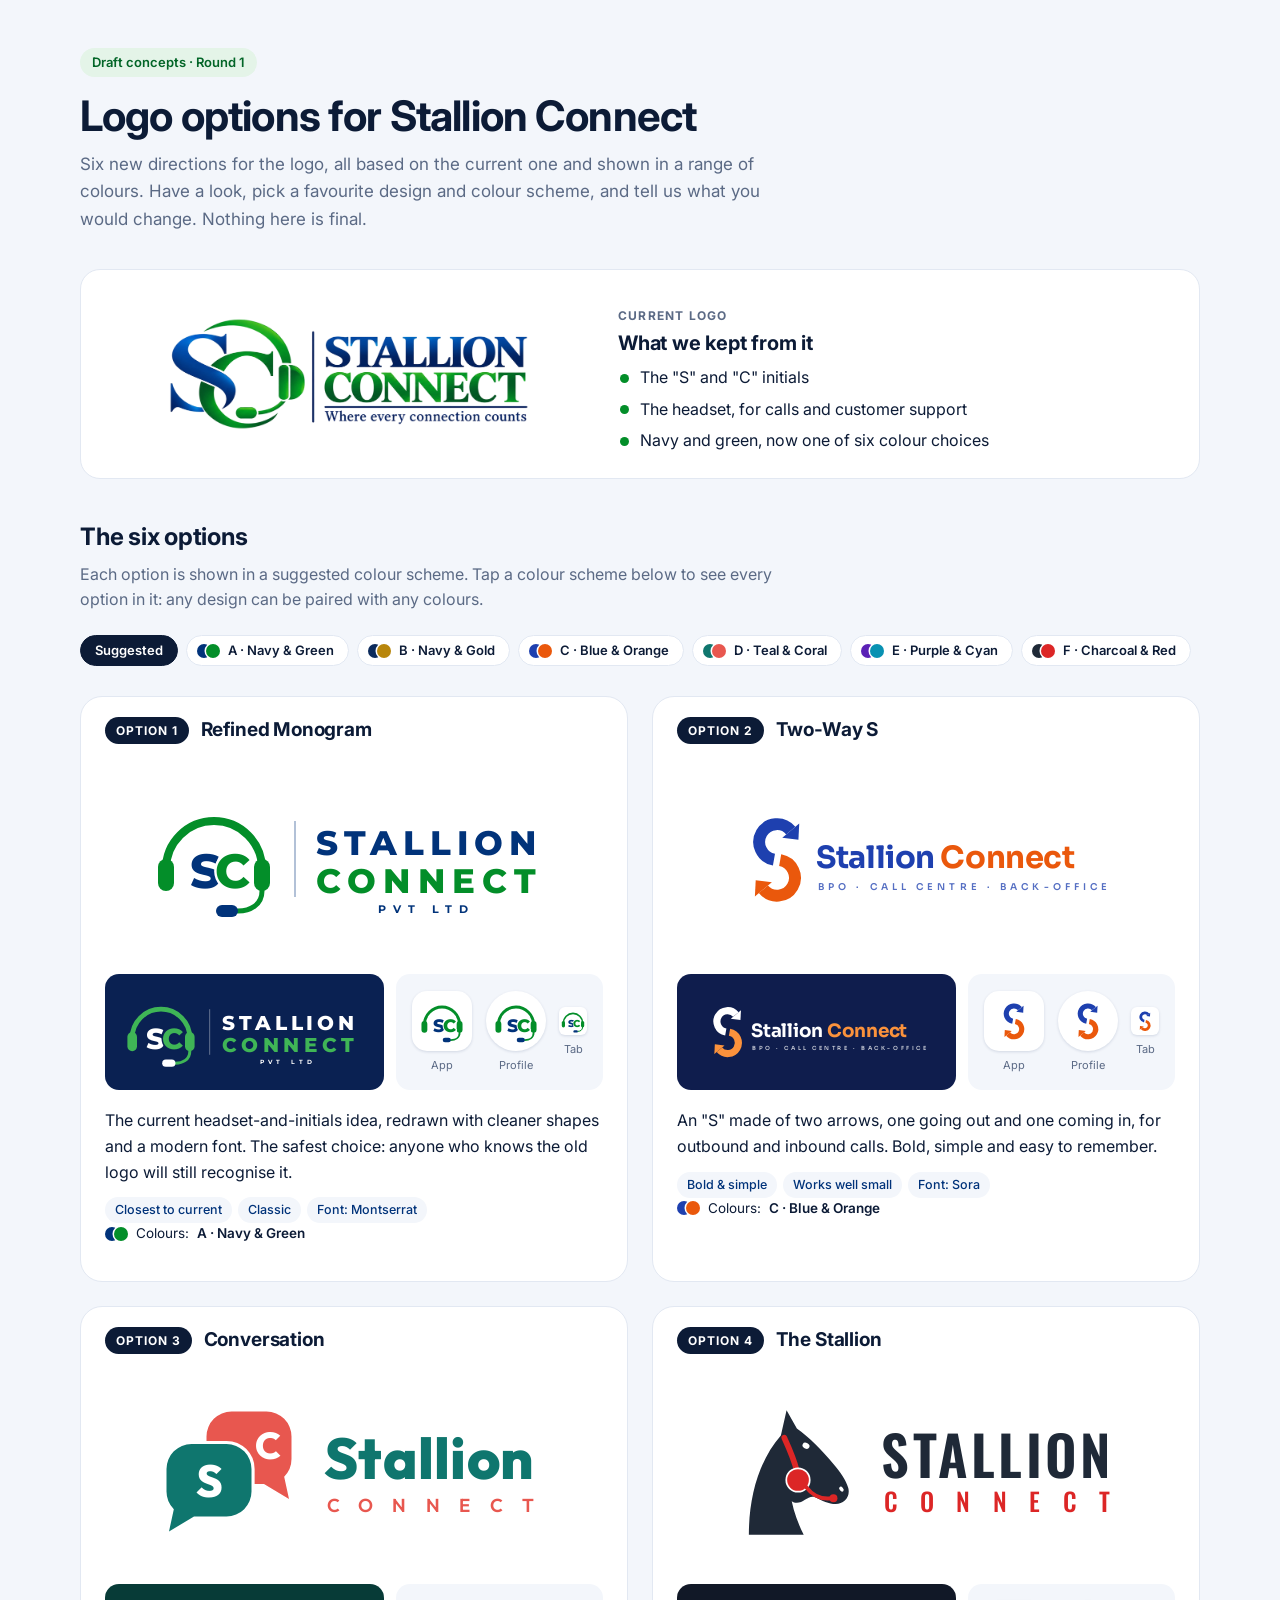
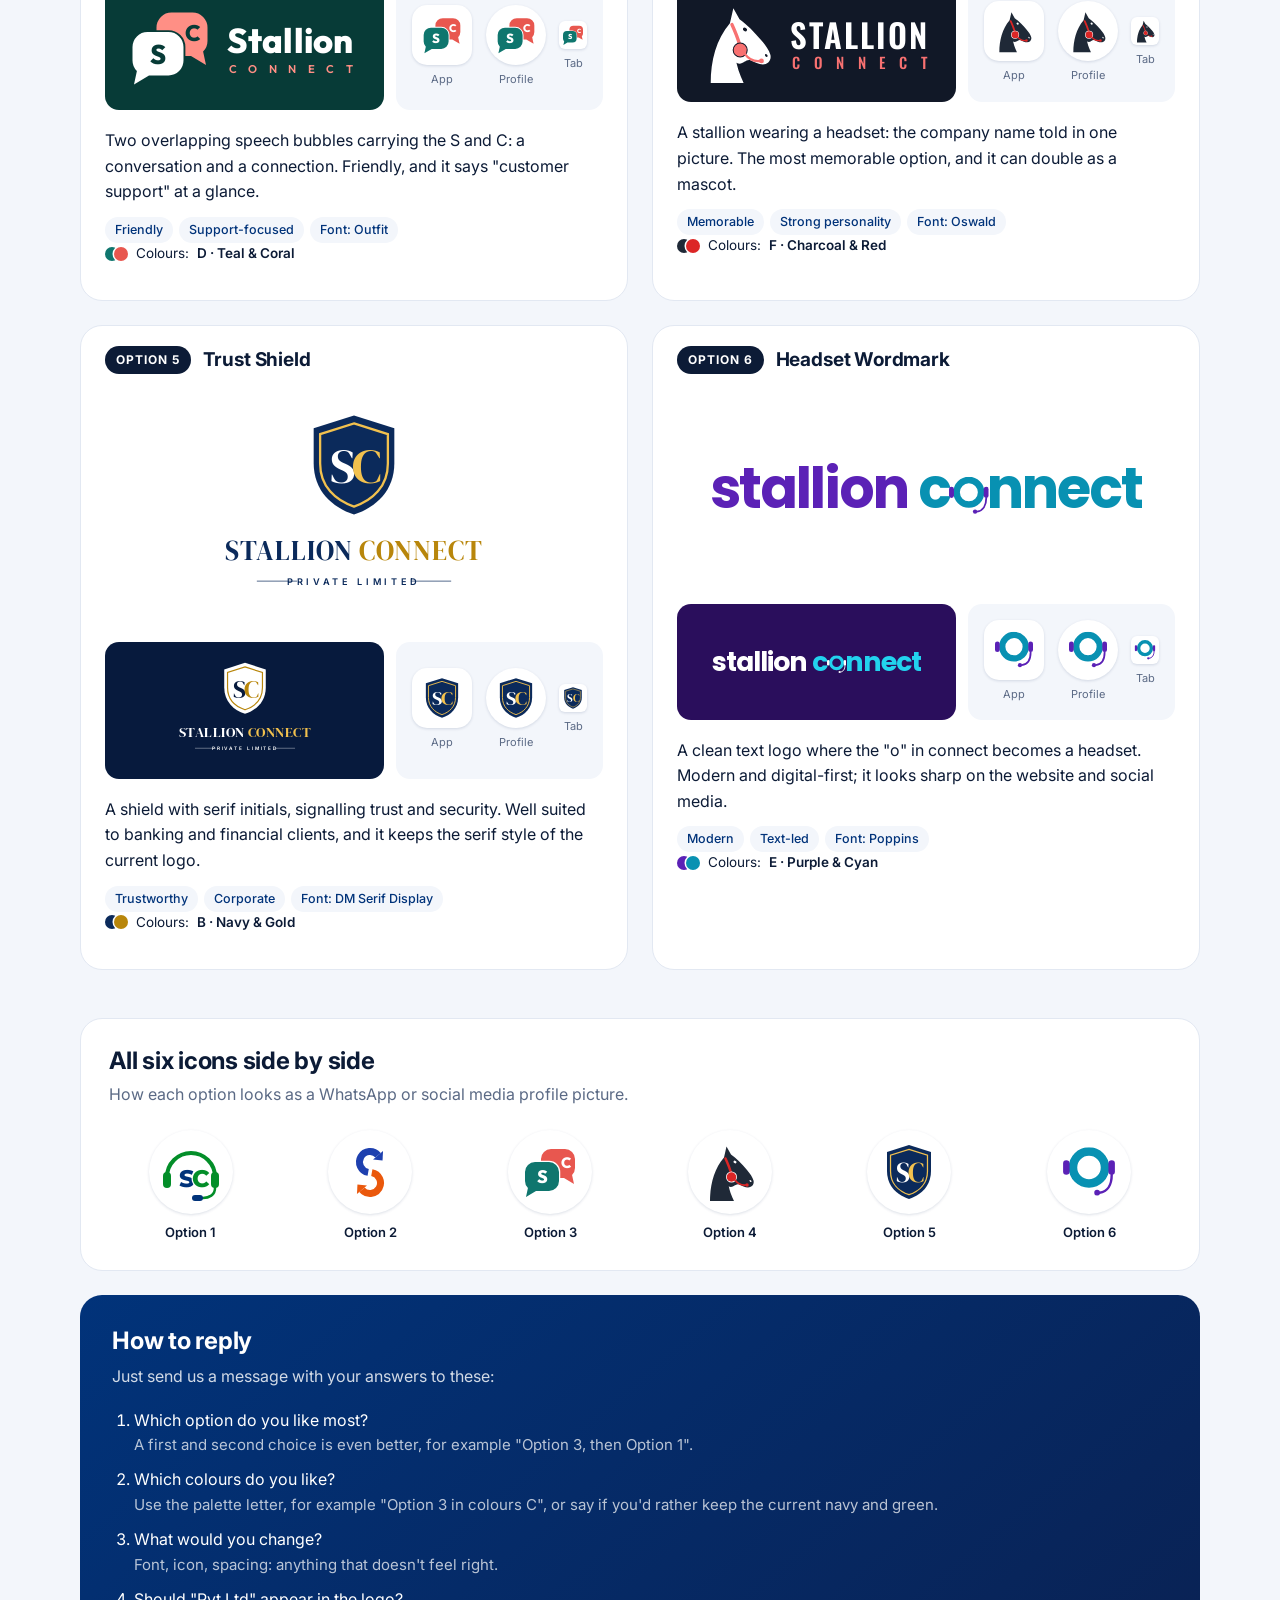
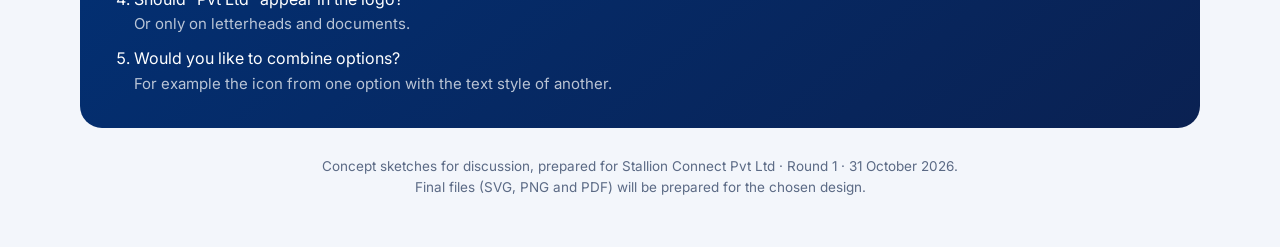
<file: logo-options.html>
<!DOCTYPE html>
<html lang="en">
<head>
  <meta charset="UTF-8">
  <meta name="viewport" content="width=device-width, initial-scale=1">
  <meta name="robots" content="noindex">
  <title>Logo Options · Stallion Connect</title>
  <meta name="description" content="Round 1 logo concepts for Stallion Connect Pvt Ltd.">
  <link rel="icon" href="favicon.ico" sizes="any">
  <link rel="preconnect" href="https://fonts.googleapis.com">
  <link rel="preconnect" href="https://fonts.gstatic.com" crossorigin>
  <link rel="stylesheet" href="https://fonts.googleapis.com/css2?family=DM+Serif+Display&amp;family=Inter:wght@400;500;600;700&amp;family=Montserrat:wght@700;800&amp;family=Oswald:wght@500;600&amp;family=Outfit:wght@600;800&amp;family=Poppins:wght@700&amp;family=Sora:wght@600;700&amp;display=swap">
  <style>
    :root {
      --ink: #0c1b36;
      --text: #33415c;
      --muted: #5b6a85;
      --line: #e2e8f2;
      --page: #f3f6fb;
      --navy: #01337a;
      --navy-deep: #0a2152;
      --green: #038e29;
      --green-soft: #e4f4e8;
    }

    /* Colour palettes: --p main colour, --a accent, --ab brighter accent, --deep dark background */
    :root, .pal-a { --p: #01337a; --a: #038e29; --ab: #3fb556; --deep: #0a2152; }
    .pal-b { --p: #0b2a5b; --a: #b8860b; --ab: #f2c14e; --deep: #071a3d; }
    .pal-c { --p: #1e40af; --a: #ea580c; --ab: #fb923c; --deep: #0f1d4d; }
    .pal-d { --p: #0f766e; --a: #e8574f; --ab: #ff8f85; --deep: #073b37; }
    .pal-e { --p: #5b21b6; --a: #0891b2; --ab: #22d3ee; --deep: #2a0e5c; }
    .pal-f { --p: #1f2937; --a: #dc2626; --ab: #f87171; --deep: #111827; }

    /* Logo colour sets: every logo reads --n, --g, --gk, --bg and --k, built from the palette above */
    .light { --n: var(--p); --g: var(--a); --gk: var(--ab); --bg: #fff; --k: #fff; }
    .dark { --n: #fff; --g: var(--ab); --gk: var(--a); --bg: var(--deep); --k: var(--deep); }

    * { box-sizing: border-box; }
    body {
      margin: 0;
      background: var(--page);
      color: var(--text);
      font: 16px/1.6 Inter, system-ui, -apple-system, "Segoe UI", Roboto, sans-serif;
      -webkit-font-smoothing: antialiased;
    }
    h1, h2, h3 { margin: 0; color: var(--ink); line-height: 1.2; letter-spacing: -0.01em; }
    svg { display: block; }
    .wrap { width: min(100% - 32px, 1120px); margin-inline: auto; }

    /* Intro */
    .top { padding: 48px 0 8px; }
    .pill {
      display: inline-block;
      padding: 4px 12px;
      border-radius: 999px;
      background: var(--green-soft);
      color: #026527;
      font-size: 13px;
      font-weight: 600;
    }
    .top h1 { margin: 14px 0 10px; font-size: clamp(28px, 4.2vw, 42px); letter-spacing: -0.02em; }
    .top p { max-width: 66ch; margin: 0; font-size: 17px; color: var(--muted); }

    .current {
      display: grid;
      grid-template-columns: minmax(0, 1fr) minmax(0, 1.15fr);
      gap: 28px;
      align-items: center;
      margin: 28px 0 44px;
      padding: 24px 28px;
      background: #fff;
      border: 1px solid var(--line);
      border-radius: 20px;
    }
    .current img { width: 100%; max-width: 360px; height: auto; margin-inline: auto; }
    .label { margin-bottom: 6px; font-size: 12px; font-weight: 700; letter-spacing: .1em; text-transform: uppercase; color: var(--muted); }
    .current h2 { margin-bottom: 10px; font-size: 20px; }
    .kept { display: grid; gap: 6px; margin: 0; padding: 0; list-style: none; }
    .kept li { position: relative; padding-left: 22px; color: var(--ink); }
    .kept li::before {
      content: "";
      position: absolute;
      top: .55em;
      left: 2px;
      width: 9px;
      height: 9px;
      border-radius: 50%;
      background: var(--green);
    }

    /* Option cards */
    .section-title { margin: 0 0 18px; font-size: 24px; }
    .options { display: grid; grid-template-columns: repeat(2, minmax(0, 1fr)); gap: 24px; }

    .option {
      display: flex;
      flex-direction: column;
      overflow: hidden;
      background: #fff;
      border: 1px solid var(--line);
      border-radius: 22px;
      scroll-margin-top: 72px; /* clears the sticky colour bar */
    }
    .option-head { display: flex; align-items: center; gap: 12px; padding: 20px 24px 0; }
    .num {
      flex: none;
      padding: 4px 11px;
      border-radius: 999px;
      background: var(--ink);
      color: #fff;
      font-size: 12px;
      font-weight: 700;
      letter-spacing: .08em;
      text-transform: uppercase;
    }
    .option-head h2 { font-size: 19px; }

    .stage { display: grid; place-items: center; container-type: inline-size; }
    .stage.dark { background: var(--bg); }
    .stage.main { min-height: 230px; padding: 36px 32px; }
    .stage.main svg { width: 100%; max-width: 400px; height: auto; }
    .stage.main svg.tall { max-width: 330px; }

    .variants { display: grid; grid-template-columns: minmax(0, 1.35fr) minmax(0, 1fr); gap: 12px; padding: 0 24px; }
    .variants .stage { min-height: 116px; padding: 18px; border-radius: 14px; }
    .variants .stage svg { width: 100%; max-width: 240px; height: auto; }
    .variants .stage svg.tall { max-width: 170px; }

    .icons {
      display: flex;
      align-items: center;
      justify-content: space-evenly;
      gap: 10px;
      padding: 12px;
      background: var(--page);
      border-radius: 14px;
    }
    .icon-demo { display: grid; justify-items: center; gap: 6px; font-size: 11px; color: var(--muted); }
    .tile { display: grid; place-items: center; background: #fff; box-shadow: 0 1px 3px rgb(10 33 82 / .14); }
    .tile.app { width: 60px; height: 60px; padding: 8px; border-radius: 15px; }
    .tile.dp { width: 60px; height: 60px; padding: 8px; border-radius: 50%; }
    .tile.fav { width: 28px; height: 28px; padding: 2px; border-radius: 6px; }
    .tile svg { width: 100%; height: 100%; }

    .desc { padding: 18px 24px 24px; }
    .desc p { margin: 0 0 12px; color: var(--ink); }
    .tags { display: flex; flex-wrap: wrap; gap: 6px; margin: 0; padding: 0; list-style: none; }
    .tags li { padding: 3px 10px; border-radius: 999px; background: var(--page); color: var(--navy); font-size: 12.5px; font-weight: 500; }
    .pal-note { display: flex; align-items: center; gap: 8px; margin: 14px 0 0; font-size: 13.5px; color: var(--muted); }
    .pal-note strong { font-weight: 600; color: var(--ink); }

    /* Colour switcher */
    .palette-intro { max-width: 70ch; margin: -8px 0 12px; color: var(--muted); }
    .palette-bar {
      position: sticky;
      top: 0;
      z-index: 10;
      display: flex;
      gap: 8px;
      margin: 0 0 20px;
      padding: 10px 0;
      overflow-x: auto;
      background: rgb(243 246 251 / .94);
      -webkit-backdrop-filter: blur(8px);
      backdrop-filter: blur(8px);
      scrollbar-width: none;
    }
    .palette-bar::-webkit-scrollbar { display: none; }
    .palette-bar button {
      display: inline-flex;
      flex: none;
      align-items: center;
      gap: 8px;
      padding: 7px 14px 7px 10px;
      border: 1px solid var(--line);
      border-radius: 999px;
      background: #fff;
      color: var(--ink);
      font: 600 13px/1.2 Inter, system-ui, sans-serif;
      white-space: nowrap;
      cursor: pointer;
    }
    .palette-bar button:first-child { padding-left: 14px; }
    .palette-bar button:hover { border-color: var(--ink); }
    .palette-bar button:focus-visible { outline: 3px solid var(--green); outline-offset: 2px; }
    .palette-bar button[aria-pressed="true"] { border-color: var(--ink); background: var(--ink); color: #fff; }

    /* Two-dot swatch showing the palette's main colour and accent */
    .sw { display: inline-flex; flex: none; }
    .sw::before, .sw::after { content: ""; width: 14px; height: 14px; border-radius: 50%; background: var(--p); box-shadow: 0 0 0 1.5px #fff; }
    .sw::after { margin-left: -5px; background: var(--a); }

    /* Option 6 is a typed wordmark, so it is built in HTML */
    .wm6 {
      display: flex;
      align-items: baseline;
      font-family: Poppins, sans-serif;
      font-weight: 700;
      font-size: 11.5cqi;
      line-height: 1;
      letter-spacing: -0.035em;
      white-space: nowrap;
    }
    .wm6 .n { color: var(--n); }
    .wm6 .g { color: var(--g); }
    /* Ring = 100 of 122 units tall = 0.56em (x-height); shifted down so the ring, not the mic, sits on the baseline */
    .stage .wm6 .o { display: inline-block; width: .717em; max-width: none; height: .683em; margin: 0 -.025em; transform: translateY(.123em); }
    .variants .wm6 { font-size: 11cqi; }

    /* Comparison */
    .compare { margin: 48px 0 0; padding: 28px; background: #fff; border: 1px solid var(--line); border-radius: 22px; }
    .compare > p { margin: 6px 0 22px; color: var(--muted); }
    .dp-row { display: grid; grid-template-columns: repeat(6, minmax(0, 1fr)); gap: 16px; }
    .dp-row figure { display: grid; justify-items: center; gap: 8px; margin: 0; }
    .dp-row .tile.dp { width: 84px; height: 84px; padding: 12px; }
    .dp-row figcaption { font-size: 13px; font-weight: 600; color: var(--ink); }

    /* Feedback */
    .feedback {
      margin: 24px 0 0;
      padding: 32px;
      border-radius: 22px;
      background: linear-gradient(140deg, var(--navy) 0%, var(--navy-deep) 100%);
      color: rgb(255 255 255 / .82);
    }
    .feedback h2 { color: #fff; font-size: 24px; }
    .feedback > p { margin: 8px 0 18px; }
    .feedback ol { display: grid; gap: 10px; margin: 0; padding-left: 22px; }
    .feedback li { color: #fff; }
    .feedback li span { display: block; color: rgb(255 255 255 / .72); font-size: 15px; }

    footer { padding: 28px 0 48px; font-size: 13.5px; color: var(--muted); text-align: center; }

    @media (max-width: 900px) {
      .options { grid-template-columns: minmax(0, 1fr); }
      .current { grid-template-columns: minmax(0, 1fr); }
    }
    @media (max-width: 560px) {
      .top { padding-top: 32px; }
      .stage.main { min-height: 180px; padding: 28px 20px; }
      .option-head, .desc { padding-inline: 18px; }
      .variants { grid-template-columns: minmax(0, 1fr); padding: 0 18px; }
      .dp-row { grid-template-columns: repeat(3, minmax(0, 1fr)); }
      .compare, .feedback { padding: 22px 18px; }
    }
  </style>
</head>
<body>
  <!-- Logo artwork. Each logo is a symbol that reads its colours from the
       --n (navy part), --g (green part), --bg (background) and --k (cut-out) variables. -->
  <svg width="0" height="0" style="position:absolute" aria-hidden="true">
    <defs>
      <!-- Option 1: refined monogram -->
      <symbol id="o1-icon" viewBox="0 0 120 120">
        <path d="M12 70A48 48 0 0 1 108 70" fill="none" stroke-width="8" stroke-linecap="round" style="stroke:var(--g)"/>
        <rect x="4" y="60" width="16" height="32" rx="8" style="fill:var(--g)"/>
        <rect x="100" y="60" width="16" height="32" rx="8" style="fill:var(--g)"/>
        <path d="M108 92C108 106 96 112 84 112" fill="none" stroke-width="5" stroke-linecap="round" style="stroke:var(--g)"/>
        <rect x="62" y="106" width="22" height="12" rx="6" style="fill:var(--n)"/>
        <text x="63" y="89" text-anchor="middle" font-family="Montserrat" font-weight="800" font-size="48" letter-spacing="-6" stroke-width="5" paint-order="stroke" style="stroke:var(--bg)"><tspan style="fill:var(--n)">S</tspan><tspan style="fill:var(--g)">C</tspan></text>
      </symbol>
      <symbol id="o1-logo" viewBox="0 0 400 120">
        <use href="#o1-icon" width="120" height="120"/>
        <rect x="140" y="22" width="2" height="76" opacity=".3" style="fill:var(--n)"/>
        <text x="162" y="56" font-family="Montserrat" font-weight="800" font-size="34" textLength="220" lengthAdjust="spacing" style="fill:var(--n)">STALLION</text>
        <text x="162" y="94" font-family="Montserrat" font-weight="800" font-size="34" textLength="220" lengthAdjust="spacing" style="fill:var(--g)">CONNECT</text>
        <text x="272" y="114" text-anchor="middle" font-family="Montserrat" font-weight="700" font-size="10.5" letter-spacing="7" style="fill:var(--n)">PVT LTD</text>
      </symbol>

      <!-- Option 2: two-way S (inbound and outbound arrows) -->
      <symbol id="o2-icon" viewBox="0 0 120 120">
        <path d="M76.09 26.5A21 21 0 1 0 56.35 60.68" fill="none" stroke-width="14" style="stroke:var(--n)"/>
        <path d="M63.65 61.32A21 21 0 1 1 43.91 95.5" fill="none" stroke-width="14" style="stroke:var(--g)"/>
        <path d="M85.09 37.22 66.13 34.86 86.05 18.14Z" style="fill:var(--n)"/>
        <path d="M34.91 84.78 53.87 87.14 33.95 103.86Z" style="fill:var(--g)"/>
      </symbol>
      <symbol id="o2-logo" viewBox="0 0 470 120">
        <use href="#o2-icon" width="120" height="120"/>
        <text x="106" y="70" font-family="Sora" font-weight="700" font-size="36" letter-spacing="-0.5"><tspan style="fill:var(--n)">Stallion</tspan><tspan style="fill:var(--g)"> Connect</tspan></text>
        <text x="108" y="96" font-family="Sora" font-weight="600" font-size="11" textLength="340" lengthAdjust="spacing" opacity=".75" style="fill:var(--n)">BPO · CALL CENTRE · BACK-OFFICE</text>
      </symbol>

      <!-- Option 3: conversation bubbles -->
      <symbol id="o3-icon" viewBox="0 0 120 120">
        <path d="M62 14H90A20 20 0 0 1 110 34V52A20 20 0 0 1 104.14 66.14L108 84L88 72H62A20 20 0 0 1 42 52V34A20 20 0 0 1 62 14Z" style="fill:var(--g)"/>
        <text x="91" y="52" text-anchor="middle" font-family="Outfit" font-weight="800" font-size="30" style="fill:var(--k)">C</text>
        <path d="M30 40H58A20 20 0 0 1 78 60V78A20 20 0 0 1 58 98H32L12 110L15.86 92.14A20 20 0 0 1 10 78V60A20 20 0 0 1 30 40Z" stroke-width="5" stroke-linejoin="round" paint-order="stroke" style="fill:var(--n);stroke:var(--bg)"/>
        <text x="44" y="82" text-anchor="middle" font-family="Outfit" font-weight="800" font-size="36" style="fill:var(--k)">S</text>
      </symbol>
      <symbol id="o3-logo" viewBox="0 0 320 120">
        <use href="#o3-icon" width="120" height="120"/>
        <text x="136" y="68" font-family="Outfit" font-weight="800" font-size="46" textLength="168" lengthAdjust="spacing" style="fill:var(--n)">Stallion</text>
        <text x="138" y="94" font-family="Outfit" font-weight="600" font-size="15" textLength="166" lengthAdjust="spacing" style="fill:var(--g)">CONNECT</text>
      </symbol>

      <!-- Option 4: stallion with headset -->
      <symbol id="o4-icon" viewBox="0 0 120 120">
        <path d="M20 118C20 86 28 54 48 31L53 9L62 25C72 32 84 44 94 56C100 63 105 70 107 77C109 85 103 91 96 91C90 91 84 88 78 85C72 83 68 90 62 90C56 90 54 84 56 80C58 94 62 106 68 118Z" style="fill:var(--n)"/>
        <ellipse cx="70" cy="40" rx="3.2" ry="2.5" transform="rotate(30 70 40)" style="fill:var(--k)"/>
        <ellipse cx="101" cy="78" rx="2.4" ry="1.6" transform="rotate(50 101 78)" style="fill:var(--k)"/>
        <path d="M51 33C56 44 60 54 62 62" fill="none" stroke-width="5" stroke-linecap="round" style="stroke:var(--g)"/>
        <circle cx="63" cy="70" r="9.5" stroke-width="3" paint-order="stroke" style="fill:var(--g);stroke:var(--bg)"/>
        <path d="M70 76C76 84 84 87 92 86" fill="none" stroke-width="3.5" stroke-linecap="round" style="stroke:var(--g)"/>
        <circle cx="94" cy="86" r="3.5" style="fill:var(--g)"/>
      </symbol>
      <symbol id="o4-logo" viewBox="0 0 350 120">
        <use href="#o4-icon" width="120" height="120"/>
        <text x="136" y="68" font-family="Oswald" font-weight="600" font-size="48" textLength="200" lengthAdjust="spacing" style="fill:var(--n)">STALLION</text>
        <text x="138" y="98" font-family="Oswald" font-weight="500" font-size="22" textLength="198" lengthAdjust="spacing" style="fill:var(--g)">CONNECT</text>
      </symbol>

      <!-- Option 5: trust shield (vertical layout) -->
      <symbol id="o5-icon" viewBox="0 0 120 120">
        <path d="M60 6L104 20V58C104 88 84 106 60 114C36 106 16 88 16 58V20Z" style="fill:var(--n)"/>
        <path d="M60 6L104 20V58C104 88 84 106 60 114C36 106 16 88 16 58V20Z" fill="none" stroke-width="3" transform="translate(60 60) scale(.84) translate(-60 -60)" style="stroke:var(--gk)"/>
        <text x="60" y="80" text-anchor="middle" font-family="DM Serif Display" font-size="54" letter-spacing="-4"><tspan style="fill:var(--k)">S</tspan><tspan style="fill:var(--gk)">C</tspan></text>
      </symbol>
      <symbol id="o5-logo" viewBox="0 0 360 214">
        <use href="#o5-icon" x="120" width="120" height="120"/>
        <text x="180" y="164" text-anchor="middle" font-family="DM Serif Display" font-size="30" letter-spacing="1"><tspan style="fill:var(--n)">STALLION</tspan><tspan style="fill:var(--g)"> CONNECT</tspan></text>
        <rect x="74" y="186" width="44" height="1.5" opacity=".5" style="fill:var(--n)"/>
        <rect x="242" y="186" width="44" height="1.5" opacity=".5" style="fill:var(--n)"/>
        <text x="180" y="191" text-anchor="middle" font-family="Inter" font-weight="600" font-size="10" letter-spacing="4" style="fill:var(--n)">PRIVATE LIMITED</text>
      </symbol>

      <!-- Option 6: headset "o". The ring (0–100) matches Poppins Bold's x-height and stroke;
           the wordmark itself is HTML text -->
      <symbol id="o6-o" viewBox="-14 0 128 122">
        <circle cx="50" cy="50" r="39.5" fill="none" stroke-width="21" style="stroke:var(--g)"/>
        <rect x="-14" y="32" width="16" height="36" rx="8" style="fill:var(--n)"/>
        <rect x="98" y="32" width="16" height="36" rx="8" style="fill:var(--n)"/>
        <path d="M106 68C106 92 96 110 76 112" fill="none" stroke-width="6" stroke-linecap="round" style="stroke:var(--n)"/>
        <circle cx="70" cy="112" r="7" style="fill:var(--n)"/>
      </symbol>
      <symbol id="o6-icon" viewBox="-24 -13 148 148">
        <use href="#o6-o" x="-14" width="128" height="122"/>
      </symbol>
    </defs>
  </svg>

  <header class="top wrap">
    <span class="pill">Draft concepts · Round 1</span>
    <h1>Logo options for Stallion Connect</h1>
    <p>Six new directions for the logo, all based on the current one and shown in a range of colours. Have a look, pick a favourite design and colour scheme, and tell us what you would change. Nothing here is final.</p>
  </header>

  <main class="wrap">
    <section class="current" aria-labelledby="current-title">
      <img src="assets/img/logo.png" alt="Current Stallion Connect logo" width="490" height="150">
      <div>
        <p class="label">Current logo</p>
        <h2 id="current-title">What we kept from it</h2>
        <ul class="kept">
          <li>The "S" and "C" initials</li>
          <li>The headset, for calls and customer support</li>
          <li>Navy and green, now one of six colour choices</li>
        </ul>
      </div>
    </section>

    <h2 class="section-title">The six options</h2>
    <p class="palette-intro">Each option is shown in a suggested colour scheme. Tap a colour scheme below to see every option in it: any design can be paired with any colours.</p>
    <div class="palette-bar" role="group" aria-label="Colour schemes">
      <button type="button" data-pal="" aria-pressed="true">Suggested</button>
      <button type="button" class="pal-a" data-pal="a" aria-pressed="false"><span class="sw"></span>A · Navy &amp; Green</button>
      <button type="button" class="pal-b" data-pal="b" aria-pressed="false"><span class="sw"></span>B · Navy &amp; Gold</button>
      <button type="button" class="pal-c" data-pal="c" aria-pressed="false"><span class="sw"></span>C · Blue &amp; Orange</button>
      <button type="button" class="pal-d" data-pal="d" aria-pressed="false"><span class="sw"></span>D · Teal &amp; Coral</button>
      <button type="button" class="pal-e" data-pal="e" aria-pressed="false"><span class="sw"></span>E · Purple &amp; Cyan</button>
      <button type="button" class="pal-f" data-pal="f" aria-pressed="false"><span class="sw"></span>F · Charcoal &amp; Red</button>
    </div>
    <div class="options">

      <!-- Option 1 -->
      <article class="option pal-a" id="option-1" data-pal-default="a">
        <div class="option-head"><span class="num">Option 1</span><h2>Refined Monogram</h2></div>
        <div class="stage main light"><svg viewBox="0 0 400 120" role="img" aria-label="Option 1 logo"><use href="#o1-logo" width="400" height="120"/></svg></div>
        <div class="variants">
          <div class="stage dark"><svg viewBox="0 0 400 120" aria-hidden="true"><use href="#o1-logo" width="400" height="120"/></svg></div>
          <div class="icons light">
            <div class="icon-demo"><div class="tile app"><svg viewBox="0 0 120 120"><use href="#o1-icon" width="120" height="120"/></svg></div>App</div>
            <div class="icon-demo"><div class="tile dp"><svg viewBox="0 0 120 120"><use href="#o1-icon" width="120" height="120"/></svg></div>Profile</div>
            <div class="icon-demo"><div class="tile fav"><svg viewBox="0 0 120 120"><use href="#o1-icon" width="120" height="120"/></svg></div>Tab</div>
          </div>
        </div>
        <div class="desc">
          <p>The current headset-and-initials idea, redrawn with cleaner shapes and a modern font. The safest choice: anyone who knows the old logo will still recognise it.</p>
          <ul class="tags"><li>Closest to current</li><li>Classic</li><li>Font: Montserrat</li></ul>
          <p class="pal-note"><span class="sw"></span>Colours: <strong class="pal-name">A · Navy &amp; Green</strong></p>
        </div>
      </article>

      <!-- Option 2 -->
      <article class="option pal-c" id="option-2" data-pal-default="c">
        <div class="option-head"><span class="num">Option 2</span><h2>Two-Way S</h2></div>
        <div class="stage main light"><svg viewBox="0 0 470 120" role="img" aria-label="Option 2 logo"><use href="#o2-logo" width="470" height="120"/></svg></div>
        <div class="variants">
          <div class="stage dark"><svg viewBox="0 0 470 120" aria-hidden="true"><use href="#o2-logo" width="470" height="120"/></svg></div>
          <div class="icons light">
            <div class="icon-demo"><div class="tile app"><svg viewBox="0 0 120 120"><use href="#o2-icon" width="120" height="120"/></svg></div>App</div>
            <div class="icon-demo"><div class="tile dp"><svg viewBox="0 0 120 120"><use href="#o2-icon" width="120" height="120"/></svg></div>Profile</div>
            <div class="icon-demo"><div class="tile fav"><svg viewBox="0 0 120 120"><use href="#o2-icon" width="120" height="120"/></svg></div>Tab</div>
          </div>
        </div>
        <div class="desc">
          <p>An "S" made of two arrows, one going out and one coming in, for outbound and inbound calls. Bold, simple and easy to remember.</p>
          <ul class="tags"><li>Bold &amp; simple</li><li>Works well small</li><li>Font: Sora</li></ul>
          <p class="pal-note"><span class="sw"></span>Colours: <strong class="pal-name">C · Blue &amp; Orange</strong></p>
        </div>
      </article>

      <!-- Option 3 -->
      <article class="option pal-d" id="option-3" data-pal-default="d">
        <div class="option-head"><span class="num">Option 3</span><h2>Conversation</h2></div>
        <div class="stage main light"><svg viewBox="0 0 320 120" role="img" aria-label="Option 3 logo"><use href="#o3-logo" width="320" height="120"/></svg></div>
        <div class="variants">
          <div class="stage dark"><svg viewBox="0 0 320 120" aria-hidden="true"><use href="#o3-logo" width="320" height="120"/></svg></div>
          <div class="icons light">
            <div class="icon-demo"><div class="tile app"><svg viewBox="0 0 120 120"><use href="#o3-icon" width="120" height="120"/></svg></div>App</div>
            <div class="icon-demo"><div class="tile dp"><svg viewBox="0 0 120 120"><use href="#o3-icon" width="120" height="120"/></svg></div>Profile</div>
            <div class="icon-demo"><div class="tile fav"><svg viewBox="0 0 120 120"><use href="#o3-icon" width="120" height="120"/></svg></div>Tab</div>
          </div>
        </div>
        <div class="desc">
          <p>Two overlapping speech bubbles carrying the S and C: a conversation and a connection. Friendly, and it says "customer support" at a glance.</p>
          <ul class="tags"><li>Friendly</li><li>Support-focused</li><li>Font: Outfit</li></ul>
          <p class="pal-note"><span class="sw"></span>Colours: <strong class="pal-name">D · Teal &amp; Coral</strong></p>
        </div>
      </article>

      <!-- Option 4 -->
      <article class="option pal-f" id="option-4" data-pal-default="f">
        <div class="option-head"><span class="num">Option 4</span><h2>The Stallion</h2></div>
        <div class="stage main light"><svg viewBox="0 0 350 120" role="img" aria-label="Option 4 logo"><use href="#o4-logo" width="350" height="120"/></svg></div>
        <div class="variants">
          <div class="stage dark"><svg viewBox="0 0 350 120" aria-hidden="true"><use href="#o4-logo" width="350" height="120"/></svg></div>
          <div class="icons light">
            <div class="icon-demo"><div class="tile app"><svg viewBox="0 0 120 120"><use href="#o4-icon" width="120" height="120"/></svg></div>App</div>
            <div class="icon-demo"><div class="tile dp"><svg viewBox="0 0 120 120"><use href="#o4-icon" width="120" height="120"/></svg></div>Profile</div>
            <div class="icon-demo"><div class="tile fav"><svg viewBox="0 0 120 120"><use href="#o4-icon" width="120" height="120"/></svg></div>Tab</div>
          </div>
        </div>
        <div class="desc">
          <p>A stallion wearing a headset: the company name told in one picture. The most memorable option, and it can double as a mascot.</p>
          <ul class="tags"><li>Memorable</li><li>Strong personality</li><li>Font: Oswald</li></ul>
          <p class="pal-note"><span class="sw"></span>Colours: <strong class="pal-name">F · Charcoal &amp; Red</strong></p>
        </div>
      </article>

      <!-- Option 5 -->
      <article class="option pal-b" id="option-5" data-pal-default="b">
        <div class="option-head"><span class="num">Option 5</span><h2>Trust Shield</h2></div>
        <div class="stage main light"><svg class="tall" viewBox="0 0 360 214" role="img" aria-label="Option 5 logo"><use href="#o5-logo" width="360" height="214"/></svg></div>
        <div class="variants">
          <div class="stage dark"><svg class="tall" viewBox="0 0 360 214" aria-hidden="true"><use href="#o5-logo" width="360" height="214"/></svg></div>
          <div class="icons light">
            <div class="icon-demo"><div class="tile app"><svg viewBox="0 0 120 120"><use href="#o5-icon" width="120" height="120"/></svg></div>App</div>
            <div class="icon-demo"><div class="tile dp"><svg viewBox="0 0 120 120"><use href="#o5-icon" width="120" height="120"/></svg></div>Profile</div>
            <div class="icon-demo"><div class="tile fav"><svg viewBox="0 0 120 120"><use href="#o5-icon" width="120" height="120"/></svg></div>Tab</div>
          </div>
        </div>
        <div class="desc">
          <p>A shield with serif initials, signalling trust and security. Well suited to banking and financial clients, and it keeps the serif style of the current logo.</p>
          <ul class="tags"><li>Trustworthy</li><li>Corporate</li><li>Font: DM Serif Display</li></ul>
          <p class="pal-note"><span class="sw"></span>Colours: <strong class="pal-name">B · Navy &amp; Gold</strong></p>
        </div>
      </article>

      <!-- Option 6 -->
      <article class="option pal-e" id="option-6" data-pal-default="e">
        <div class="option-head"><span class="num">Option 6</span><h2>Headset Wordmark</h2></div>
        <div class="stage main light">
          <div class="wm6" role="img" aria-label="Option 6 logo: stallion connect"><span class="n">stallion</span>&nbsp;<span class="g">c</span><svg class="o" viewBox="-14 0 128 122" aria-hidden="true"><use href="#o6-o" x="-14" width="128" height="122"/></svg><span class="g">nnect</span></div>
        </div>
        <div class="variants">
          <div class="stage dark">
            <div class="wm6" aria-hidden="true"><span class="n">stallion</span>&nbsp;<span class="g">c</span><svg class="o" viewBox="-14 0 128 122"><use href="#o6-o" x="-14" width="128" height="122"/></svg><span class="g">nnect</span></div>
          </div>
          <div class="icons light">
            <div class="icon-demo"><div class="tile app"><svg viewBox="0 0 120 120"><use href="#o6-icon" width="120" height="120"/></svg></div>App</div>
            <div class="icon-demo"><div class="tile dp"><svg viewBox="0 0 120 120"><use href="#o6-icon" width="120" height="120"/></svg></div>Profile</div>
            <div class="icon-demo"><div class="tile fav"><svg viewBox="0 0 120 120"><use href="#o6-icon" width="120" height="120"/></svg></div>Tab</div>
          </div>
        </div>
        <div class="desc">
          <p>A clean text logo where the "o" in connect becomes a headset. Modern and digital-first; it looks sharp on the website and social media.</p>
          <ul class="tags"><li>Modern</li><li>Text-led</li><li>Font: Poppins</li></ul>
          <p class="pal-note"><span class="sw"></span>Colours: <strong class="pal-name">E · Purple &amp; Cyan</strong></p>
        </div>
      </article>
    </div>

    <section class="compare" aria-labelledby="compare-title">
      <h2 id="compare-title">All six icons side by side</h2>
      <p>How each option looks as a WhatsApp or social media profile picture.</p>
      <div class="dp-row">
        <figure class="pal-a" data-pal-default="a"><div class="tile dp light"><svg viewBox="0 0 120 120" aria-hidden="true"><use href="#o1-icon" width="120" height="120"/></svg></div><figcaption>Option 1</figcaption></figure>
        <figure class="pal-c" data-pal-default="c"><div class="tile dp light"><svg viewBox="0 0 120 120" aria-hidden="true"><use href="#o2-icon" width="120" height="120"/></svg></div><figcaption>Option 2</figcaption></figure>
        <figure class="pal-d" data-pal-default="d"><div class="tile dp light"><svg viewBox="0 0 120 120" aria-hidden="true"><use href="#o3-icon" width="120" height="120"/></svg></div><figcaption>Option 3</figcaption></figure>
        <figure class="pal-f" data-pal-default="f"><div class="tile dp light"><svg viewBox="0 0 120 120" aria-hidden="true"><use href="#o4-icon" width="120" height="120"/></svg></div><figcaption>Option 4</figcaption></figure>
        <figure class="pal-b" data-pal-default="b"><div class="tile dp light"><svg viewBox="0 0 120 120" aria-hidden="true"><use href="#o5-icon" width="120" height="120"/></svg></div><figcaption>Option 5</figcaption></figure>
        <figure class="pal-e" data-pal-default="e"><div class="tile dp light"><svg viewBox="0 0 120 120" aria-hidden="true"><use href="#o6-icon" width="120" height="120"/></svg></div><figcaption>Option 6</figcaption></figure>
      </div>
    </section>

    <section class="feedback" aria-labelledby="feedback-title">
      <h2 id="feedback-title">How to reply</h2>
      <p>Just send us a message with your answers to these:</p>
      <ol>
        <li>Which option do you like most?<span>A first and second choice is even better, for example "Option 3, then Option 1".</span></li>
        <li>Which colours do you like?<span>Use the palette letter, for example "Option 3 in colours C", or say if you'd rather keep the current navy and green.</span></li>
        <li>What would you change?<span>Font, icon, spacing: anything that doesn't feel right.</span></li>
        <li>Should "Pvt Ltd" appear in the logo?<span>Or only on letterheads and documents.</span></li>
        <li>Would you like to combine options?<span>For example the icon from one option with the text style of another.</span></li>
      </ol>
    </section>
  </main>

  <footer class="wrap">
    Concept sketches for discussion, prepared for Stallion Connect Pvt Ltd · Round 1 · 31 October 2026.<br>
    Final files (SVG, PNG and PDF) will be prepared for the chosen design.
  </footer>

  <script>
    // Colour switcher: shows every option in the chosen palette; "Suggested" restores each option's own
    const palettes = { a: 'A · Navy & Green', b: 'B · Navy & Gold', c: 'C · Blue & Orange', d: 'D · Teal & Coral', e: 'E · Purple & Cyan', f: 'F · Charcoal & Red' };
    const palClasses = Object.keys(palettes).map((key) => `pal-${key}`);
    const palButtons = document.querySelectorAll('.palette-bar button');

    function showPalette(choice) {
      document.querySelectorAll('[data-pal-default]').forEach((el) => {
        const key = choice || el.dataset.palDefault;
        el.classList.remove(...palClasses);
        el.classList.add(`pal-${key}`);
        const name = el.querySelector('.pal-name');
        if (name) name.textContent = palettes[key];
      });
      palButtons.forEach((button) => button.setAttribute('aria-pressed', String(button.dataset.pal === choice)));
    }

    palButtons.forEach((button) => button.addEventListener('click', () => showPalette(button.dataset.pal)));
  </script>
</body>
</html>
</file>
